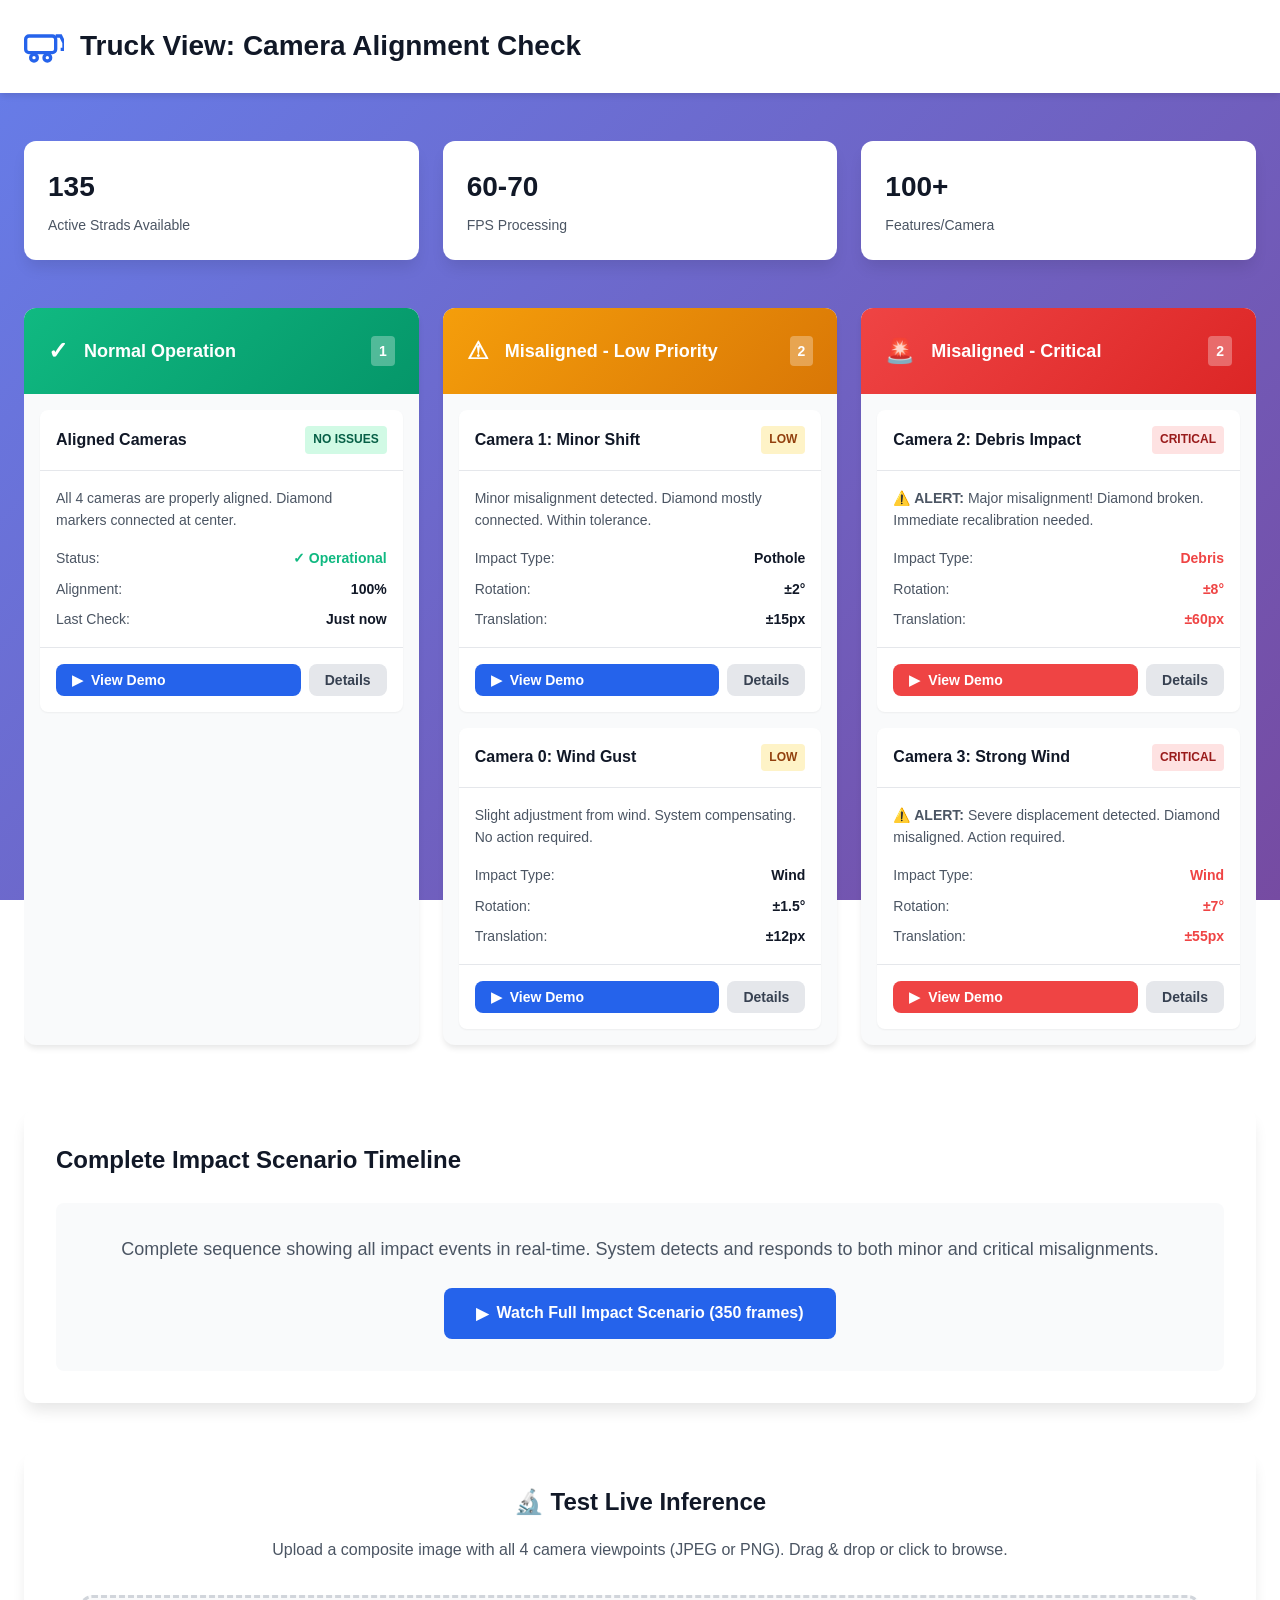
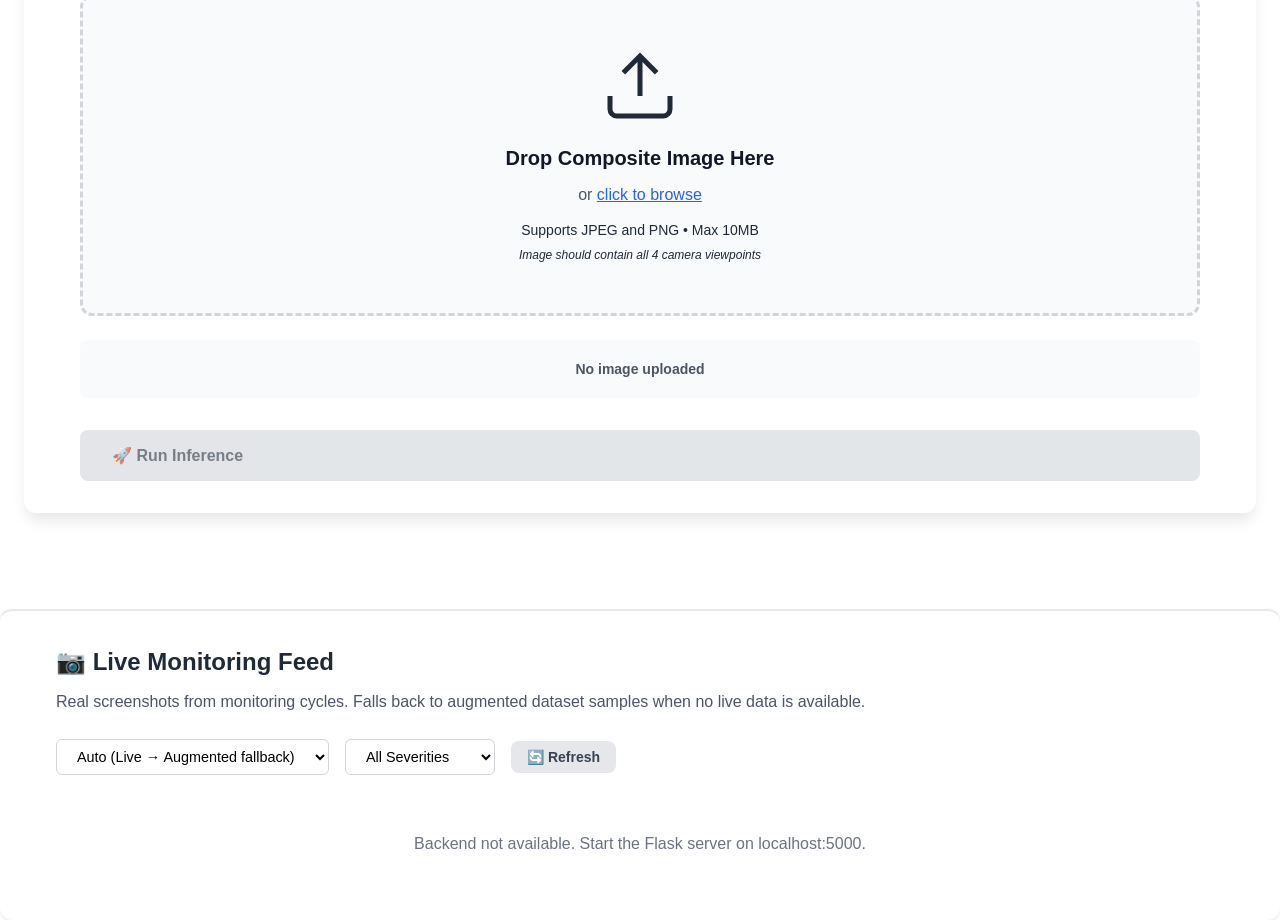
<file: docs/index.html>
<!DOCTYPE html>
<html lang="en">
<head>
    <meta charset="UTF-8">
    <meta name="viewport" content="width=device-width, initial-scale=1.0">
    <title>Truck View: Camera Alignment Check</title>
    <link rel="stylesheet" href="styles.css">
</head>
<body>
    <!-- Header -->
    <header class="header">
        <div class="container">
            <div class="header-content">
                <div class="logo">
                    <svg class="icon-truck" viewBox="0 0 24 24" fill="none" stroke="currentColor" stroke-width="2">
                        <rect x="1" y="6" width="18" height="10" rx="2"/>
                        <circle cx="6" cy="19" r="2"/>
                        <circle cx="14" cy="19" r="2"/>
                        <path d="M19 6h3l2 4v4h-2"/>
                    </svg>
                    <h1>Truck View: Camera Alignment Check</h1>
                </div>
                <div class="system-info">
                    
                    
                </div>
            </div>
        </div>
    </header>

    <!-- Main Content -->
    <main class="container main-content">
        <!-- Stats Overview -->
        <section class="stats-section">
            <div class="stat-card">
               
                <div class="stat-content">
                    <div class="stat-value" id="activeCameraCount">--</div>
                    <div class="stat-label">Active Strads Available</div>
                </div>
            </div>
            <div class="stat-card">
               
                <div class="stat-content">
                    <div class="stat-value">60-70</div>
                    <div class="stat-label">FPS Processing</div>
                </div>
            </div>
            <div class="stat-card">
              
                <div class="stat-content">
                    <div class="stat-value">100+</div>
                    <div class="stat-label">Features/Camera</div>
                </div>
            </div>
        </section>

        <!-- Kanban Board -->
        <section class="kanban-board">
            <!-- Normal Operation Column -->
            <div class="kanban-column">
                <div class="column-header status-normal">
                    <span class="status-icon">✓</span>
                    <h2>Normal Operation</h2>
                    <span class="count">1</span>
                </div>
                <div class="column-content">
                    <div class="scenario-card" data-scenario="normal">
                        <div class="card-header">
                            <h3>Aligned Cameras</h3>
                            <span class="priority-badge priority-none">No Issues</span>
                        </div>
                        <div class="card-body">
                            <p class="description">All 4 cameras are properly aligned. Diamond markers connected at center.</p>
                            <div class="metrics">
                                <div class="metric">
                                    <span class="metric-label">Status:</span>
                                    <span class="metric-value status-ok">✓ Operational</span>
                                </div>
                                <div class="metric">
                                    <span class="metric-label">Alignment:</span>
                                    <span class="metric-value">100%</span>
                                </div>
                                <div class="metric">
                                    <span class="metric-label">Last Check:</span>
                                    <span class="metric-value">Just now</span>
                                </div>
                            </div>
                        </div>
                        <div class="card-actions">
                            <button class="btn btn-primary" onclick="viewScenario('normal')">
                                <span>▶</span> View Demo
                            </button>
                            <button class="btn btn-secondary" onclick="showDetails('normal')">
                                Details
                            </button>
                        </div>
                    </div>
                </div>
            </div>

            <!-- Low Priority Column -->
            <div class="kanban-column">
                <div class="column-header status-warning">
                    <span class="status-icon">⚠</span>
                    <h2>Misaligned - Low Priority</h2>
                    <span class="count">2</span>
                </div>
                <div class="column-content">
                    <div class="scenario-card" data-scenario="minor-1">
                        <div class="card-header">
                            <h3>Camera 1: Minor Shift</h3>
                            <span class="priority-badge priority-low">Low</span>
                        </div>
                        <div class="card-body">
                            <p class="description">Minor misalignment detected. Diamond mostly connected. Within tolerance.</p>
                            <div class="metrics">
                                <div class="metric">
                                    <span class="metric-label">Impact Type:</span>
                                    <span class="metric-value">Pothole</span>
                                </div>
                                <div class="metric">
                                    <span class="metric-label">Rotation:</span>
                                    <span class="metric-value">±2°</span>
                                </div>
                                <div class="metric">
                                    <span class="metric-label">Translation:</span>
                                    <span class="metric-value">±15px</span>
                                </div>
                            </div>
                        </div>
                        <div class="card-actions">
                            <button class="btn btn-primary" onclick="viewScenario('minor-1')">
                                <span>▶</span> View Demo
                            </button>
                            <button class="btn btn-secondary" onclick="showDetails('minor-1')">
                                Details
                            </button>
                        </div>
                    </div>

                    <div class="scenario-card" data-scenario="minor-2">
                        <div class="card-header">
                            <h3>Camera 0: Wind Gust</h3>
                            <span class="priority-badge priority-low">Low</span>
                        </div>
                        <div class="card-body">
                            <p class="description">Slight adjustment from wind. System compensating. No action required.</p>
                            <div class="metrics">
                                <div class="metric">
                                    <span class="metric-label">Impact Type:</span>
                                    <span class="metric-value">Wind</span>
                                </div>
                                <div class="metric">
                                    <span class="metric-label">Rotation:</span>
                                    <span class="metric-value">±1.5°</span>
                                </div>
                                <div class="metric">
                                    <span class="metric-label">Translation:</span>
                                    <span class="metric-value">±12px</span>
                                </div>
                            </div>
                        </div>
                        <div class="card-actions">
                            <button class="btn btn-primary" onclick="viewScenario('minor-2')">
                                <span>▶</span> View Demo
                            </button>
                            <button class="btn btn-secondary" onclick="showDetails('minor-2')">
                                Details
                            </button>
                        </div>
                    </div>
                </div>
            </div>

            <!-- Critical Column -->
            <div class="kanban-column">
                <div class="column-header status-critical">
                    <span class="status-icon">🚨</span>
                    <h2>Misaligned - Critical</h2>
                    <span class="count">2</span>
                </div>
                <div class="column-content">
                    <div class="scenario-card" data-scenario="critical-1">
                        <div class="card-header">
                            <h3>Camera 2: Debris Impact</h3>
                            <span class="priority-badge priority-critical">Critical</span>
                        </div>
                        <div class="card-body">
                            <p class="description">⚠️ <strong>ALERT:</strong> Major misalignment! Diamond broken. Immediate recalibration needed.</p>
                            <div class="metrics">
                                <div class="metric">
                                    <span class="metric-label">Impact Type:</span>
                                    <span class="metric-value alert-text">Debris</span>
                                </div>
                                <div class="metric">
                                    <span class="metric-label">Rotation:</span>
                                    <span class="metric-value alert-text">±8°</span>
                                </div>
                                <div class="metric">
                                    <span class="metric-label">Translation:</span>
                                    <span class="metric-value alert-text">±60px</span>
                                </div>
                            </div>
                        </div>
                        <div class="card-actions">
                            <button class="btn btn-danger" onclick="viewScenario('critical-1')">
                                <span>▶</span> View Demo
                            </button>
                            <button class="btn btn-secondary" onclick="showDetails('critical-1')">
                                Details
                            </button>
                        </div>
                    </div>

                    <div class="scenario-card" data-scenario="critical-2">
                        <div class="card-header">
                            <h3>Camera 3: Strong Wind</h3>
                            <span class="priority-badge priority-critical">Critical</span>
                        </div>
                        <div class="card-body">
                            <p class="description">⚠️ <strong>ALERT:</strong> Severe displacement detected. Diamond misaligned. Action required.</p>
                            <div class="metrics">
                                <div class="metric">
                                    <span class="metric-label">Impact Type:</span>
                                    <span class="metric-value alert-text">Wind</span>
                                </div>
                                <div class="metric">
                                    <span class="metric-label">Rotation:</span>
                                    <span class="metric-value alert-text">±7°</span>
                                </div>
                                <div class="metric">
                                    <span class="metric-label">Translation:</span>
                                    <span class="metric-value alert-text">±55px</span>
                                </div>
                            </div>
                        </div>
                        <div class="card-actions">
                            <button class="btn btn-danger" onclick="viewScenario('critical-2')">
                                <span>▶</span> View Demo
                            </button>
                            <button class="btn btn-secondary" onclick="showDetails('critical-2')">
                                Details
                            </button>
                        </div>
                    </div>
                </div>
            </div>
        </section>

        <!-- Full Impact Scenario Section -->
        <section class="impact-scenario-section">
            <h2 class="section-title">
               
                Complete Impact Scenario Timeline
            </h2>
            <div class="timeline-card">
                <p class="timeline-description">
                    Complete sequence showing all impact events in real-time. 
                    System detects and responds to both minor and critical misalignments.
                </p>
                <button class="btn btn-large btn-primary" onclick="viewScenario('full-timeline')">
                    <span>▶</span> Watch Full Impact Scenario (350 frames)
                </button>
            </div>
        </section>

        <!-- Image Upload Section -->
        <section class="upload-section">
            <div class="container">
                <h2>🔬 Test Live Inference</h2>
                <p class="upload-description">
                    Upload a composite image with all 4 camera viewpoints (JPEG or PNG). Drag & drop or click to browse.
                </p>
                
                <div id="dropZone" class="drop-zone">
                    <input type="file" id="compositeImage" accept="image/jpeg,image/png" style="display: none;" />
                    <div id="dropPlaceholder" class="drop-placeholder">
                        <svg class="upload-icon-large" width="80" height="80" viewBox="0 0 24 24" fill="none" stroke="currentColor" stroke-width="1.5">
                            <path d="M21 15v4a2 2 0 01-2 2H5a2 2 0 01-2-2v-4"/>
                            <polyline points="17 8 12 3 7 8"/>
                            <line x1="12" y1="3" x2="12" y2="15"/>
                        </svg>
                        <h3 class="drop-title">Drop Composite Image Here</h3>
                        <p class="drop-hint">or <span class="drop-link">click to browse</span></p>
                        <p class="drop-info">Supports JPEG and PNG • Max 10MB</p>
                        <p class="drop-info-small">Image should contain all 4 camera viewpoints</p>
                    </div>
                    <div id="imagePreviewContainer" class="image-preview-container" style="display: none;">
                        <img id="imagePreview" class="image-preview" alt="Composite image preview" />
                        <button id="removeImageBtn" class="remove-image-btn" title="Remove image">×</button>
                    </div>
                </div>
                
                <div class="upload-status">
                    <span id="uploadStatus">No image uploaded</span>
                </div>
                
                <div class="upload-actions">
                    <button id="runInferenceBtn" class="btn btn-primary btn-large" disabled>
                        🚀 Run Inference
                    </button>
                    <button id="clearImageBtn" class="btn btn-secondary" style="display: none;">
                        🗑️ Clear Image
                    </button>
                </div>
            </div>
        </section>

        <!-- Results Section (Hidden Initially) -->
        <section id="resultsSection" class="results-section" style="display: none;">
            <div class="container">
                <h2>📊 Inference Results</h2>
                
                <!-- Summary Section -->
                <div class="results-summary">
                    <div class="result-card">
                        <h3>Misalignment Probability</h3>
                        <div class="probability-bar">
                            <div class="probability-fill" style="width: 0%;"></div>
                        </div>
                        <div class="probability-value">0%</div>
                    </div>
                    
                    <div class="result-card">
                        <h3>Severity Classification</h3>
                        <span class="badge badge-success">Normal</span>
                        <p class="severity-description">
                            Inference result will be displayed here.
                        </p>
                    </div>
                </div>
                
                <!-- 6-DOF Pose Section -->
                <div class="pose-section">
                    <h3>6-DOF Camera Pose</h3>
                    <div class="pose-grid">
                        <div class="pose-group">
                            <h4>Rotation</h4>
                            <table class="pose-table">
                                <tr>
                                    <td>Roll:</td>
                                    <td id="poseRoll">0.0°</td>
                                </tr>
                                <tr>
                                    <td>Pitch:</td>
                                    <td id="posePitch">0.0°</td>
                                </tr>
                                <tr>
                                    <td>Yaw:</td>
                                    <td id="poseYaw">0.0°</td>
                                </tr>
                            </table>
                        </div>
                        
                        <div class="pose-group">
                            <h4>Translation</h4>
                            <table class="pose-table">
                                <tr>
                                    <td>X:</td>
                                    <td id="poseX">0.00 m</td>
                                </tr>
                                <tr>
                                    <td>Y:</td>
                                    <td id="poseY">0.00 m</td>
                                </tr>
                                <tr>
                                    <td>Z:</td>
                                    <td id="poseZ">0.00 m</td>
                                </tr>
                            </table>
                        </div>
                    </div>
                </div>
                
                <!-- Uncertainty Section -->
                <div class="uncertainty-section">
                    <h3>Uncertainty Estimates</h3>
                    <div class="uncertainty-grid">
                        <div class="uncertainty-card">
                            <span class="uncertainty-label">Aleatoric Uncertainty:</span>
                            <span class="uncertainty-value" id="aleatoricUncertainty">0.00</span>
                            <span class="uncertainty-info" title="Data-dependent uncertainty (noise in observations)">ℹ️</span>
                        </div>
                        <div class="uncertainty-card">
                            <span class="uncertainty-label">Epistemic Uncertainty:</span>
                            <span class="uncertainty-value" id="epistemicUncertainty">0.00</span>
                            <span class="uncertainty-info" title="Model-dependent uncertainty (lack of training data)">ℹ️</span>
                        </div>
                    </div>
                </div>
                
                <!-- Action Buttons -->
                <div class="results-actions">
                    <button class="btn btn-primary" onclick="downloadResults()">
                        💾 Download Results (JSON)
                    </button>
                    <button class="btn btn-secondary" onclick="resetInference()">
                        🔄 Run Another Inference
                    </button>
                </div>
            </div>
        </section>
    </main>

    <!-- Modal for Video Display -->
    <div id="videoModal" class="modal">
        <div class="modal-content">
            <div class="modal-header">
                <h2 id="modalTitle">Scenario Playback</h2>
                <button class="modal-close" onclick="closeModal()">&times;</button>
            </div>
            <div class="modal-body">
                <div id="videoContainer" class="video-container">
                    <!-- Video will be injected here -->
                </div>
                <div id="scenarioInfo" class="scenario-info">
                    <!-- Scenario details will be injected here -->
                </div>
            </div>
        </div>
    </div>

    <!-- Loading Modal for Inference -->
    <div id="loadingModal" class="loading-modal" style="display: none;">
        <div class="loading-content">
            <div class="spinner"></div>
            <h3 id="loadingMessage">Uploading images...</h3>
            <p id="loadingDetails">Processing 4 camera snapshots</p>
            <button class="btn btn-secondary" onclick="cancelInference()">
                Cancel
            </button>
        </div>
    </div>

    <!-- ================================================================== -->
    <!-- LIVE MONITORING PANEL (below main content)                          -->
    <!-- Shows real screenshots from monitoring cycles + augmented fallback  -->
    <!-- ================================================================== -->
    <section class="live-monitoring-section" id="liveMonitoringSection">
        <div class="container">
            <h2>📷 Live Monitoring Feed</h2>
            <p class="section-subtitle">
                Real screenshots from monitoring cycles. Falls back to augmented dataset samples when no live data is available.
            </p>
            
            <div class="live-controls">
                <select id="liveSourceFilter">
                    <option value="auto">Auto (Live → Augmented fallback)</option>
                    <option value="live">Live Only</option>
                    <option value="augmented">Augmented Dataset Only</option>
                </select>
                <select id="liveSeverityFilter">
                    <option value="">All Severities</option>
                    <option value="none">None (Aligned)</option>
                    <option value="moderate">Moderate</option>
                    <option value="critical">Critical</option>
                </select>
                <button class="btn btn-secondary" onclick="refreshLiveImages()">🔄 Refresh</button>
            </div>
            
            <div id="liveImageGrid" class="live-image-grid">
                <!-- Populated dynamically -->
                <p class="loading-text">Loading images...</p>
            </div>
        </div>
    </section>

    <!-- Strad Details Modal -->
    <div id="stradDetailModal" class="modal">
        <div class="modal-content">
            <div class="modal-header">
                <h2 id="stradDetailTitle">Strad Details</h2>
                <button class="modal-close" onclick="closeStradDetailModal()">&times;</button>
            </div>
            <div class="modal-body" id="stradDetailBody">
                <!-- Populated dynamically -->
            </div>
        </div>
    </div>

    <script src="script.js"></script>
</body>
</html>
</file>
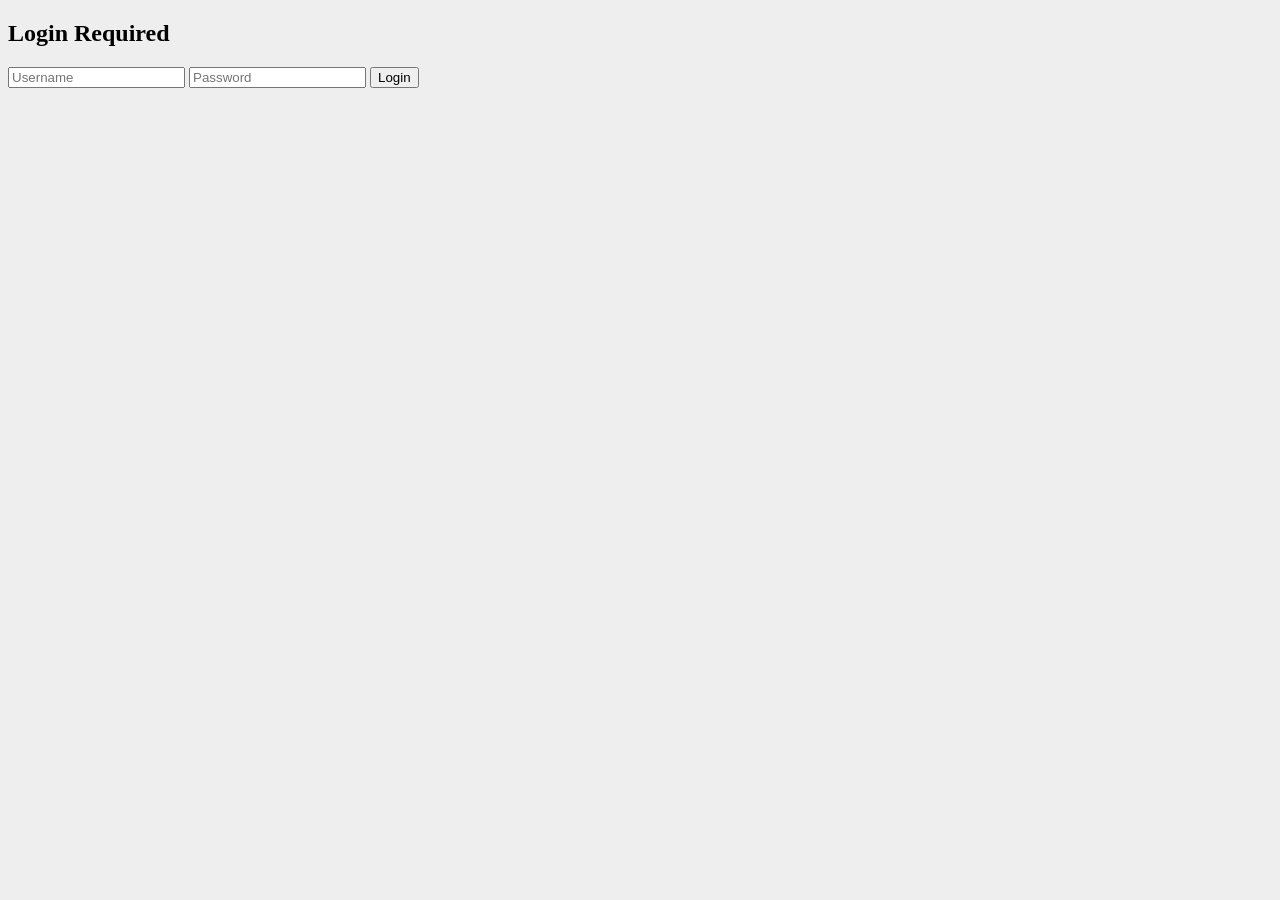
<file: tests/fixtures/fake_camera_login/index.html>
<!DOCTYPE html>
<html>
<head><title>Fake Camera Viewer - Login</title></head>
<body style="background:#eee">
  <h2>Login Required</h2>
  <form id="loginForm" onsubmit="handleLogin(event)">
    <input type="text" name="username" placeholder="Username" />
    <input type="password" name="password" placeholder="Password" />
    <button type="submit">Login</button>
  </form>
  <div id="video-panel" style="display:none; width:640px; height:480px; background:blue;">
    LIVE VIDEO FEED (fake)
  </div>
  <script>
    function handleLogin(e) {
      e.preventDefault();
      document.getElementById('loginForm').style.display = 'none';
      document.getElementById('video-panel').style.display = 'block';
    }
  </script>
</body>
</html>
</file>
<file: docs/styles.css>
/* ===== CSS Reset & Base Styles ===== */
* {
    margin: 0;
    padding: 0;
    box-sizing: border-box;
}

:root {
    /* Colors */
    --color-primary: #2563eb;
    --color-primary-dark: #1d4ed8;
    --color-success: #10b981;
    --color-warning: #f59e0b;
    --color-danger: #ef4444;
    --color-info: #06b6d4;
    
    /* Grays */
    --color-gray-50: #f9fafb;
    --color-gray-100: #f3f4f6;
    --color-gray-200: #e5e7eb;
    --color-gray-300: #d1d5db;
    --color-gray-600: #4b5563;
    --color-gray-700: #374151;
    --color-gray-800: #1f2937;
    --color-gray-900: #111827;
    
    /* Spacing */
    --spacing-xs: 0.25rem;
    --spacing-sm: 0.5rem;
    --spacing-md: 1rem;
    --spacing-lg: 1.5rem;
    --spacing-xl: 2rem;
    --spacing-2xl: 3rem;
    
    /* Border Radius */
    --radius-sm: 0.25rem;
    --radius-md: 0.5rem;
    --radius-lg: 0.75rem;
    
    /* Shadows */
    --shadow-sm: 0 1px 2px 0 rgb(0 0 0 / 0.05);
    --shadow-md: 0 4px 6px -1px rgb(0 0 0 / 0.1);
    --shadow-lg: 0 10px 15px -3px rgb(0 0 0 / 0.1);
    --shadow-xl: 0 20px 25px -5px rgb(0 0 0 / 0.1);
}

body {
    font-family: -apple-system, BlinkMacSystemFont, 'Segoe UI', 'Roboto', 'Oxygen', 'Ubuntu', 'Cantarell', sans-serif;
    background: linear-gradient(135deg, #667eea 0%, #764ba2 100%);
    background-attachment: fixed;
    min-height: 100vh;
    color: var(--color-gray-800);
    line-height: 1.6;
}

.container {
    max-width: 1400px;
    margin: 0 auto;
    padding: 0 var(--spacing-lg);
}

/* ===== Header ===== */
.header {
    background: white;
    box-shadow: var(--shadow-md);
    position: sticky;
    top: 0;
    z-index: 100;
}

.header-content {
    display: flex;
    justify-content: space-between;
    align-items: center;
    padding: var(--spacing-lg) 0;
    flex-wrap: wrap;
    gap: var(--spacing-md);
}

.logo {
    display: flex;
    align-items: center;
    gap: var(--spacing-md);
}

.icon-truck {
    width: 40px;
    height: 40px;
    color: var(--color-primary);
}

.logo h1 {
    font-size: 1.75rem;
    font-weight: 700;
    color: var(--color-gray-900);
}

.system-info {
    display: flex;
    gap: var(--spacing-sm);
    flex-wrap: wrap;
}

.badge {
    padding: var(--spacing-xs) var(--spacing-md);
    border-radius: var(--radius-md);
    font-size: 0.875rem;
    font-weight: 600;
    white-space: nowrap;
}

.badge-success {
    background: #d1fae5;
    color: #065f46;
}

.badge-info {
    background: #cffafe;
    color: #155e75;
}

/* ===== Main Content ===== */
.main-content {
    padding: var(--spacing-2xl) var(--spacing-lg);
}

/* ===== Stats Section ===== */
.stats-section {
    display: flex;
    gap: var(--spacing-lg);
    margin-bottom: var(--spacing-2xl);
    flex-wrap: wrap;
}

.stat-card {
    flex: 1;
    min-width: 200px;
    background: white;
    padding: var(--spacing-lg);
    border-radius: var(--radius-lg);
    box-shadow: var(--shadow-lg);
    display: flex;
    align-items: center;
    gap: var(--spacing-md);
    transition: transform 0.2s, box-shadow 0.2s;
}

.stat-card:hover {
    transform: translateY(-2px);
    box-shadow: var(--shadow-xl);
}

.stat-icon {
    font-size: 2.5rem;
}

.stat-content {
    flex: 1;
}

.stat-value {
    font-size: 1.75rem;
    font-weight: 700;
    color: var(--color-gray-900);
}

.stat-label {
    font-size: 0.875rem;
    color: var(--color-gray-600);
    margin-top: var(--spacing-xs);
}

/* ===== Kanban Board ===== */
.kanban-board {
    display: flex;
    gap: var(--spacing-lg);
    margin-bottom: var(--spacing-2xl);
    overflow-x: auto;
    padding-bottom: var(--spacing-md);
}

.kanban-column {
    flex: 1;
    min-width: 350px;
    background: var(--color-gray-50);
    border-radius: var(--radius-lg);
    box-shadow: var(--shadow-md);
    display: flex;
    flex-direction: column;
}

.column-header {
    padding: var(--spacing-lg);
    border-radius: var(--radius-lg) var(--radius-lg) 0 0;
    display: flex;
    align-items: center;
    gap: var(--spacing-md);
    color: white;
    font-weight: 600;
}

.status-normal {
    background: linear-gradient(135deg, var(--color-success), #059669);
}

.status-warning {
    background: linear-gradient(135deg, var(--color-warning), #d97706);
}

.status-critical {
    background: linear-gradient(135deg, var(--color-danger), #dc2626);
}

.column-header h2 {
    flex: 1;
    font-size: 1.125rem;
}

.status-icon {
    font-size: 1.5rem;
}

.count {
    background: rgba(255, 255, 255, 0.3);
    padding: var(--spacing-xs) var(--spacing-sm);
    border-radius: var(--radius-sm);
    font-size: 0.875rem;
    font-weight: 700;
}

.column-content {
    padding: var(--spacing-md);
    flex: 1;
    display: flex;
    flex-direction: column;
    gap: var(--spacing-md);
}

/* ===== Scenario Cards ===== */
.scenario-card {
    background: white;
    border-radius: var(--radius-md);
    box-shadow: var(--shadow-sm);
    overflow: hidden;
    transition: transform 0.2s, box-shadow 0.2s;
}

.scenario-card:hover {
    transform: translateY(-2px);
    box-shadow: var(--shadow-md);
}

.card-header {
    padding: var(--spacing-md);
    border-bottom: 1px solid var(--color-gray-200);
    display: flex;
    justify-content: space-between;
    align-items: center;
    gap: var(--spacing-sm);
}

.card-header h3 {
    font-size: 1rem;
    font-weight: 600;
    color: var(--color-gray-900);
}

.priority-badge {
    padding: var(--spacing-xs) var(--spacing-sm);
    border-radius: var(--radius-sm);
    font-size: 0.75rem;
    font-weight: 600;
    text-transform: uppercase;
    white-space: nowrap;
}

.priority-none {
    background: #d1fae5;
    color: #065f46;
}

.priority-low {
    background: #fef3c7;
    color: #92400e;
}

.priority-critical {
    background: #fee2e2;
    color: #991b1b;
}

.card-body {
    padding: var(--spacing-md);
}

.description {
    color: var(--color-gray-600);
    font-size: 0.875rem;
    margin-bottom: var(--spacing-md);
}

.metrics {
    display: flex;
    flex-direction: column;
    gap: var(--spacing-sm);
}

.metric {
    display: flex;
    justify-content: space-between;
    font-size: 0.875rem;
}

.metric-label {
    color: var(--color-gray-600);
    font-weight: 500;
}

.metric-value {
    color: var(--color-gray-900);
    font-weight: 600;
}

.status-ok {
    color: var(--color-success);
}

.alert-text {
    color: var(--color-danger);
}

.card-actions {
    padding: var(--spacing-md);
    border-top: 1px solid var(--color-gray-200);
    display: flex;
    gap: var(--spacing-sm);
}

/* ===== Buttons ===== */
.btn {
    padding: var(--spacing-sm) var(--spacing-md);
    border: none;
    border-radius: var(--radius-md);
    font-size: 0.875rem;
    font-weight: 600;
    cursor: pointer;
    transition: all 0.2s;
    display: inline-flex;
    align-items: center;
    gap: var(--spacing-sm);
    text-decoration: none;
}

.btn:hover {
    transform: translateY(-1px);
    box-shadow: var(--shadow-md);
}

.btn-primary {
    background: var(--color-primary);
    color: white;
    flex: 1;
}

.btn-primary:hover {
    background: var(--color-primary-dark);
}

.btn-secondary {
    background: var(--color-gray-200);
    color: var(--color-gray-700);
}

.btn-secondary:hover {
    background: var(--color-gray-300);
}

.btn-danger {
    background: var(--color-danger);
    color: white;
    flex: 1;
}

.btn-danger:hover {
    background: #dc2626;
}

.btn-large {
    padding: var(--spacing-md) var(--spacing-xl);
    font-size: 1rem;
}

/* ===== Impact Scenario Section ===== */
.impact-scenario-section {
    background: white;
    padding: var(--spacing-xl);
    border-radius: var(--radius-lg);
    box-shadow: var(--shadow-lg);
}

.section-title {
    display: flex;
    align-items: center;
    gap: var(--spacing-md);
    font-size: 1.5rem;
    font-weight: 700;
    color: var(--color-gray-900);
    margin-bottom: var(--spacing-lg);
}

.section-title .icon {
    font-size: 2rem;
}

.timeline-card {
    background: var(--color-gray-50);
    padding: var(--spacing-xl);
    border-radius: var(--radius-md);
    text-align: center;
}

.timeline-description {
    color: var(--color-gray-600);
    margin-bottom: var(--spacing-lg);
    font-size: 1.125rem;
}

/* ===== Modal ===== */
.modal {
    display: none;
    position: fixed;
    z-index: 1000;
    left: 0;
    top: 0;
    width: 100%;
    height: 100%;
    background: rgba(0, 0, 0, 0.75);
    animation: fadeIn 0.3s;
}

.modal.active {
    display: flex;
    align-items: center;
    justify-content: center;
}

@keyframes fadeIn {
    from { opacity: 0; }
    to { opacity: 1; }
}

.modal-content {
    background: white;
    border-radius: var(--radius-lg);
    max-width: 1200px;
    width: 90%;
    max-height: 90vh;
    overflow: auto;
    box-shadow: var(--shadow-xl);
    animation: slideUp 0.3s;
}

@keyframes slideUp {
    from {
        transform: translateY(50px);
        opacity: 0;
    }
    to {
        transform: translateY(0);
        opacity: 1;
    }
}

.modal-header {
    padding: var(--spacing-lg);
    border-bottom: 1px solid var(--color-gray-200);
    display: flex;
    justify-content: space-between;
    align-items: center;
}

.modal-header h2 {
    font-size: 1.5rem;
    font-weight: 700;
}

.modal-close {
    background: none;
    border: none;
    font-size: 2rem;
    cursor: pointer;
    color: var(--color-gray-600);
    padding: 0;
    width: 40px;
    height: 40px;
    display: flex;
    align-items: center;
    justify-content: center;
    border-radius: var(--radius-md);
    transition: all 0.2s;
}

.modal-close:hover {
    background: var(--color-gray-100);
    color: var(--color-gray-900);
}

.modal-body {
    padding: var(--spacing-xl);
}

.video-container {
    width: 100%;
    margin-bottom: var(--spacing-lg);
    border-radius: var(--radius-md);
    overflow: hidden;
    background: var(--color-gray-900);
}

.video-container video,
.video-container img {
    width: 100%;
    height: auto;
    display: block;
}

.scenario-info {
    background: var(--color-gray-50);
    padding: var(--spacing-lg);
    border-radius: var(--radius-md);
}

/* ===== Responsive Design ===== */
@media (max-width: 1024px) {
    .kanban-board {
        flex-direction: column;
    }
    
    .kanban-column {
        min-width: 100%;
    }
}

@media (max-width: 768px) {
    .logo h1 {
        font-size: 1.25rem;
    }
    
    .stats-section {
        flex-direction: column;
    }
    
    .stat-card {
        min-width: 100%;
    }
    
    .header-content {
        flex-direction: column;
        align-items: flex-start;
    }
}

/* ===== Upload Section ===== */
.upload-section {
    background: white;
    padding: var(--spacing-xl);
    border-radius: var(--radius-lg);
    box-shadow: var(--shadow-lg);
    margin-top: var(--spacing-2xl);
}

.upload-section h2 {
    font-size: 1.5rem;
    font-weight: 700;
    color: var(--color-gray-900);
    margin-bottom: var(--spacing-md);
    text-align: center;
}

.upload-description {
    color: var(--color-gray-600);
    text-align: center;
    margin-bottom: var(--spacing-xl);
    font-size: 1rem;
}

/* Drop Zone Styles */
.drop-zone {
    border: 3px dashed var(--color-gray-300);
    border-radius: var(--radius-lg);
    padding: var(--spacing-2xl);
    text-align: center;
    cursor: pointer;
    transition: all 0.3s;
    background: var(--color-gray-50);
    position: relative;
    min-height: 300px;
    display: flex;
    align-items: center;
    justify-content: center;
}

.drop-zone:hover {
    border-color: var(--color-primary);
    background: var(--color-gray-100);
}

.drop-zone.drag-over {
    border-color: var(--color-primary);
    background: #dbeafe;
    border-style: solid;
}

.drop-placeholder {
    display: flex;
    flex-direction: column;
    align-items: center;
    justify-content: center;
}

.upload-icon-large {
    color: var(--color-gray-400);
    margin-bottom: var(--spacing-md);
}

.drop-title {
    font-size: 1.25rem;
    font-weight: 600;
    color: var(--color-gray-900);
    margin-bottom: var(--spacing-sm);
}

.drop-hint {
    color: var(--color-gray-600);
    font-size: 1rem;
    margin-bottom: var(--spacing-sm);
}

.drop-link {
    color: var(--color-primary);
    text-decoration: underline;
    cursor: pointer;
}

.drop-link:hover {
    color: var(--color-primary-dark);
}

.drop-info {
    color: var(--color-gray-500);
    font-size: 0.875rem;
    margin-top: var(--spacing-xs);
}

.drop-info-small {
    color: var(--color-gray-400);
    font-size: 0.75rem;
    margin-top: var(--spacing-xs);
    font-style: italic;
}

/* Image Preview */
.image-preview-container {
    position: relative;
    width: 100%;
    max-width: 800px;
    margin: 0 auto;
}

.image-preview {
    width: 100%;
    height: auto;
    border-radius: var(--radius-md);
    box-shadow: var(--shadow-md);
}

.remove-image-btn {
    position: absolute;
    top: 10px;
    right: 10px;
    background: rgba(239, 68, 68, 0.9);
    color: white;
    border: none;
    border-radius: 50%;
    width: 40px;
    height: 40px;
    font-size: 1.5rem;
    font-weight: bold;
    cursor: pointer;
    display: flex;
    align-items: center;
    justify-content: center;
    transition: all 0.2s;
    box-shadow: var(--shadow-md);
}

.remove-image-btn:hover {
    background: rgba(220, 38, 38, 1);
    transform: scale(1.1);
}

/* Upload Status */
.upload-status {
    text-align: center;
    margin-top: var(--spacing-lg);
    padding: var(--spacing-md);
    background: var(--color-gray-50);
    border-radius: var(--radius-md);
}

.upload-status span {
    font-size: 0.875rem;
    font-weight: 600;
    color: var(--color-gray-600);
}

/* Upload Actions */
.upload-actions {
    display: flex;
    gap: var(--spacing-md);
    justify-content: center;
    margin-top: var(--spacing-xl);
    flex-wrap: wrap;
}

.upload-actions .btn {
    min-width: 200px;
}

.btn:disabled {
    background: var(--color-gray-300);
    color: var(--color-gray-500);
    cursor: not-allowed;
    opacity: 0.6;
}

.btn:disabled:hover {
    transform: none;
    box-shadow: none;
}

/* ===== Results Section ===== */
.results-section {
    background: white;
    padding: var(--spacing-xl);
    border-radius: var(--radius-lg);
    box-shadow: var(--shadow-lg);
    margin-top: var(--spacing-2xl);
}

.results-section h2 {
    font-size: 1.5rem;
    font-weight: 700;
    color: var(--color-gray-900);
    margin-bottom: var(--spacing-xl);
    text-align: center;
}

.results-summary {
    display: grid;
    grid-template-columns: repeat(auto-fit, minmax(300px, 1fr));
    gap: var(--spacing-lg);
    margin-bottom: var(--spacing-xl);
}

.result-card {
    background: var(--color-gray-50);
    padding: var(--spacing-lg);
    border-radius: var(--radius-md);
}

.result-card h3 {
    font-size: 1.125rem;
    font-weight: 600;
    color: var(--color-gray-900);
    margin-bottom: var(--spacing-md);
}

/* Probability Bar */
.probability-bar {
    width: 100%;
    height: 30px;
    background: var(--color-gray-200);
    border-radius: var(--radius-md);
    overflow: hidden;
    margin-bottom: var(--spacing-md);
}

.probability-fill {
    height: 100%;
    background: var(--color-success);
    transition: width 0.5s ease, background-color 0.3s;
    border-radius: var(--radius-md);
}

.probability-value {
    font-size: 1.5rem;
    font-weight: 700;
    color: var(--color-gray-900);
    text-align: center;
}

.severity-description {
    color: var(--color-gray-600);
    font-size: 0.875rem;
    margin-top: var(--spacing-sm);
}

.badge-warning {
    background: #fef3c7;
    color: #92400e;
}

.badge-danger {
    background: #fee2e2;
    color: #991b1b;
}

/* Pose Section */
.pose-section {
    background: var(--color-gray-50);
    padding: var(--spacing-lg);
    border-radius: var(--radius-md);
    margin-bottom: var(--spacing-xl);
}

.pose-section h3 {
    font-size: 1.125rem;
    font-weight: 600;
    color: var(--color-gray-900);
    margin-bottom: var(--spacing-md);
}

.pose-grid {
    display: grid;
    grid-template-columns: repeat(auto-fit, minmax(250px, 1fr));
    gap: var(--spacing-lg);
}

.pose-group h4 {
    font-size: 1rem;
    font-weight: 600;
    color: var(--color-gray-700);
    margin-bottom: var(--spacing-md);
}

.pose-table {
    width: 100%;
    background: white;
    border-radius: var(--radius-md);
    padding: var(--spacing-md);
}

.pose-table tr {
    display: flex;
    justify-content: space-between;
    padding: var(--spacing-sm) 0;
    border-bottom: 1px solid var(--color-gray-200);
}

.pose-table tr:last-child {
    border-bottom: none;
}

.pose-table td:first-child {
    color: var(--color-gray-600);
    font-weight: 500;
}

.pose-table td:last-child {
    color: var(--color-gray-900);
    font-weight: 700;
}

/* Uncertainty Section */
.uncertainty-section {
    background: var(--color-gray-50);
    padding: var(--spacing-lg);
    border-radius: var(--radius-md);
    margin-bottom: var(--spacing-xl);
}

.uncertainty-section h3 {
    font-size: 1.125rem;
    font-weight: 600;
    color: var(--color-gray-900);
    margin-bottom: var(--spacing-md);
}

.uncertainty-grid {
    display: grid;
    grid-template-columns: repeat(auto-fit, minmax(250px, 1fr));
    gap: var(--spacing-md);
}

.uncertainty-card {
    background: white;
    padding: var(--spacing-md);
    border-radius: var(--radius-md);
    display: flex;
    align-items: center;
    gap: var(--spacing-sm);
}

.uncertainty-label {
    flex: 1;
    color: var(--color-gray-600);
    font-weight: 500;
    font-size: 0.875rem;
}

.uncertainty-value {
    color: var(--color-gray-900);
    font-weight: 700;
    font-size: 1.125rem;
}

.uncertainty-info {
    color: var(--color-info);
    cursor: help;
    font-size: 1rem;
}

/* Results Actions */
.results-actions {
    display: flex;
    gap: var(--spacing-md);
    justify-content: center;
    flex-wrap: wrap;
}

.results-actions .btn {
    min-width: 200px;
}

/* ===== Loading Modal ===== */
.loading-modal {
    position: fixed;
    top: 0;
    left: 0;
    width: 100%;
    height: 100%;
    background: rgba(0, 0, 0, 0.75);
    display: flex;
    align-items: center;
    justify-content: center;
    z-index: 2000;
}

.loading-content {
    background: white;
    padding: var(--spacing-2xl);
    border-radius: var(--radius-lg);
    text-align: center;
    max-width: 400px;
    box-shadow: var(--shadow-xl);
}

.spinner {
    width: 60px;
    height: 60px;
    border: 4px solid var(--color-gray-200);
    border-top-color: var(--color-primary);
    border-radius: 50%;
    animation: spin 1s linear infinite;
    margin: 0 auto var(--spacing-lg);
}

@keyframes spin {
    to { transform: rotate(360deg); }
}

.loading-content h3 {
    font-size: 1.25rem;
    font-weight: 600;
    color: var(--color-gray-900);
    margin-bottom: var(--spacing-sm);
}

.loading-content p {
    color: var(--color-gray-600);
    margin-bottom: var(--spacing-lg);
}

.loading-content .btn {
    margin-top: var(--spacing-md);
}

/* ===== Scenario Details Rendering ===== */
.scenario-details {
    color: var(--color-gray-700);
}

.scenario-description {
    font-size: 1rem;
    margin-bottom: var(--spacing-lg);
    line-height: 1.6;
}

.scenario-details h3 {
    font-size: 1.125rem;
    font-weight: 600;
    color: var(--color-gray-900);
    margin: var(--spacing-lg) 0 var(--spacing-md);
}

.details-grid {
    display: grid;
    gap: var(--spacing-sm);
    margin-bottom: var(--spacing-lg);
}

.detail-item {
    display: flex;
    justify-content: space-between;
    padding: var(--spacing-sm);
    background: white;
    border-radius: var(--radius-sm);
}

.detail-label {
    font-weight: 600;
    color: var(--color-gray-700);
}

.detail-value {
    color: var(--color-gray-900);
}

/* Event Timeline */
.event-timeline {
    list-style: none;
    padding: 0;
}

.event-item {
    background: white;
    padding: var(--spacing-md);
    margin-bottom: var(--spacing-md);
    border-radius: var(--radius-md);
    border-left: 4px solid var(--color-gray-300);
    transition: all 0.2s;
}

.event-item:hover {
    box-shadow: var(--shadow-md);
    transform: translateX(4px);
}

.event-item.minor {
    border-left-color: var(--color-warning);
}

.event-item.critical {
    border-left-color: var(--color-danger);
}

.event-header {
    font-weight: 600;
    color: var(--color-gray-900);
    margin-bottom: var(--spacing-xs);
}

.event-details {
    display: flex;
    gap: var(--spacing-sm);
    margin-bottom: var(--spacing-xs);
}

.event-type {
    padding: var(--spacing-xs) var(--spacing-sm);
    background: var(--color-gray-100);
    border-radius: var(--radius-sm);
    font-size: 0.75rem;
    font-weight: 600;
}

.event-severity {
    padding: var(--spacing-xs) var(--spacing-sm);
    border-radius: var(--radius-sm);
    font-size: 0.75rem;
    font-weight: 600;
}

.event-severity.minor {
    background: #fef3c7;
    color: #92400e;
}

.event-severity.critical {
    background: #fee2e2;
    color: #991b1b;
}

.event-metrics {
    color: var(--color-gray-600);
    font-size: 0.875rem;
    margin-bottom: var(--spacing-sm);
}

.event-alert {
    margin-top: var(--spacing-sm);
}

.alert-indicator {
    padding: var(--spacing-xs) var(--spacing-sm);
    border-radius: var(--radius-sm);
    font-size: 0.75rem;
    font-weight: 600;
}

.alert-indicator.normal {
    background: #d1fae5;
    color: #065f46;
}

.alert-indicator.critical {
    background: #fee2e2;
    color: #991b1b;
}

/* ============================================================================
   Strad Monitoring Connection Status
   ============================================================================ */

.connection-status {
    padding: 0.5rem 1rem;
    border-radius: 4px;
    font-size: 0.9rem;
    font-weight: 500;
}

.connection-status.connected {
    background-color: rgba(16, 185, 129, 0.1);
    color: var(--color-success);
}

.connection-status.disconnected {
    background-color: rgba(239, 68, 68, 0.1);
    color: var(--color-danger);
}


/* ==============================================================================
   LIVE MONITORING SECTION STYLES
   ============================================================================== */

.live-monitoring-section {
    margin-top: 3rem;
    padding: 2rem;
    border-top: 2px solid var(--color-gray-200, #e5e7eb);
    background: white;
    border-radius: 12px;
    box-shadow: 0 1px 3px rgba(0, 0, 0, 0.1);
}

.live-monitoring-section h2 {
    margin-bottom: 0.5rem;
}

.section-subtitle {
    color: var(--color-gray-600, #6b7280);
    margin-bottom: 1.5rem;
}

.live-controls {
    display: flex;
    gap: 1rem;
    margin-bottom: 1.5rem;
    flex-wrap: wrap;
    align-items: center;
}

.live-controls select {
    padding: 0.5rem 1rem;
    border: 1px solid var(--color-gray-300, #d1d5db);
    border-radius: 6px;
    font-size: 0.9rem;
    background: white;
}

.live-image-grid {
    display: grid;
    grid-template-columns: repeat(auto-fill, minmax(280px, 1fr));
    gap: 1.5rem;
}

.live-image-card {
    border: 1px solid var(--color-gray-200, #e5e7eb);
    border-radius: 10px;
    overflow: hidden;
    background: white;
    transition: box-shadow 0.2s, transform 0.2s;
}

.live-image-card:hover {
    box-shadow: 0 4px 12px rgba(0, 0, 0, 0.1);
    transform: translateY(-2px);
}

.live-image-card.severity-critical {
    border-left: 4px solid #ef4444;
}

.live-image-card.severity-moderate {
    border-left: 4px solid #f59e0b;
}

.live-image-card.severity-none {
    border-left: 4px solid #22c55e;
}

.live-image-wrapper {
    width: 100%;
    height: 180px;
    overflow: hidden;
    background: #1a1a2e;
}

.live-image-wrapper img {
    width: 100%;
    height: 100%;
    object-fit: cover;
}

.live-image-info {
    padding: 0.75rem 1rem;
}

.live-image-header {
    display: flex;
    justify-content: space-between;
    align-items: center;
    margin-bottom: 0.5rem;
}

.live-strad-id {
    font-weight: 700;
    font-size: 1rem;
}

.live-source-badge {
    font-size: 0.7rem;
    padding: 2px 8px;
    border-radius: 10px;
    text-transform: uppercase;
    font-weight: 600;
}

.live-source-badge.live {
    background: #dcfce7;
    color: #166534;
}

.live-source-badge.augmented {
    background: #e0e7ff;
    color: #3730a3;
}

.live-image-meta {
    font-size: 0.8rem;
    color: var(--color-gray-600, #6b7280);
    margin-bottom: 0.5rem;
    display: flex;
    flex-direction: column;
    gap: 2px;
}

.live-image-actions {
    display: flex;
    gap: 0.5rem;
}

.btn-sm {
    font-size: 0.75rem;
    padding: 4px 10px;
    border-radius: 4px;
    border: 1px solid var(--color-gray-300, #d1d5db);
    background: white;
    cursor: pointer;
}

.btn-sm:hover {
    background: var(--color-gray-100, #f3f4f6);
}

.loading-text, .no-data-text {
    text-align: center;
    color: var(--color-gray-500, #6b7280);
    padding: 2rem;
    grid-column: 1 / -1;
}

/* Strad Detail Modal */
.strad-detail-content {
    max-height: 70vh;
    overflow-y: auto;
}

.detail-section {
    margin-bottom: 1.5rem;
    padding-bottom: 1rem;
    border-bottom: 1px solid var(--color-gray-200, #e5e7eb);
}

.detail-section:last-child {
    border-bottom: none;
}

.detail-section h3 {
    margin-bottom: 0.75rem;
    font-size: 1rem;
}

.critical-section {
    background: #fef2f2;
    padding: 1rem;
    border-radius: 8px;
    border: 1px solid #fecaca;
}

.detail-table {
    width: 100%;
    border-collapse: collapse;
}

.detail-table td, .detail-table th {
    padding: 0.4rem 0.75rem;
    text-align: left;
    border-bottom: 1px solid var(--color-gray-100, #f3f4f6);
}

.detail-table th {
    font-weight: 600;
    font-size: 0.85rem;
    color: var(--color-gray-600, #6b7280);
}

.history-table tr:hover {
    background: var(--color-gray-50, #f9fafb);
}
</file>
